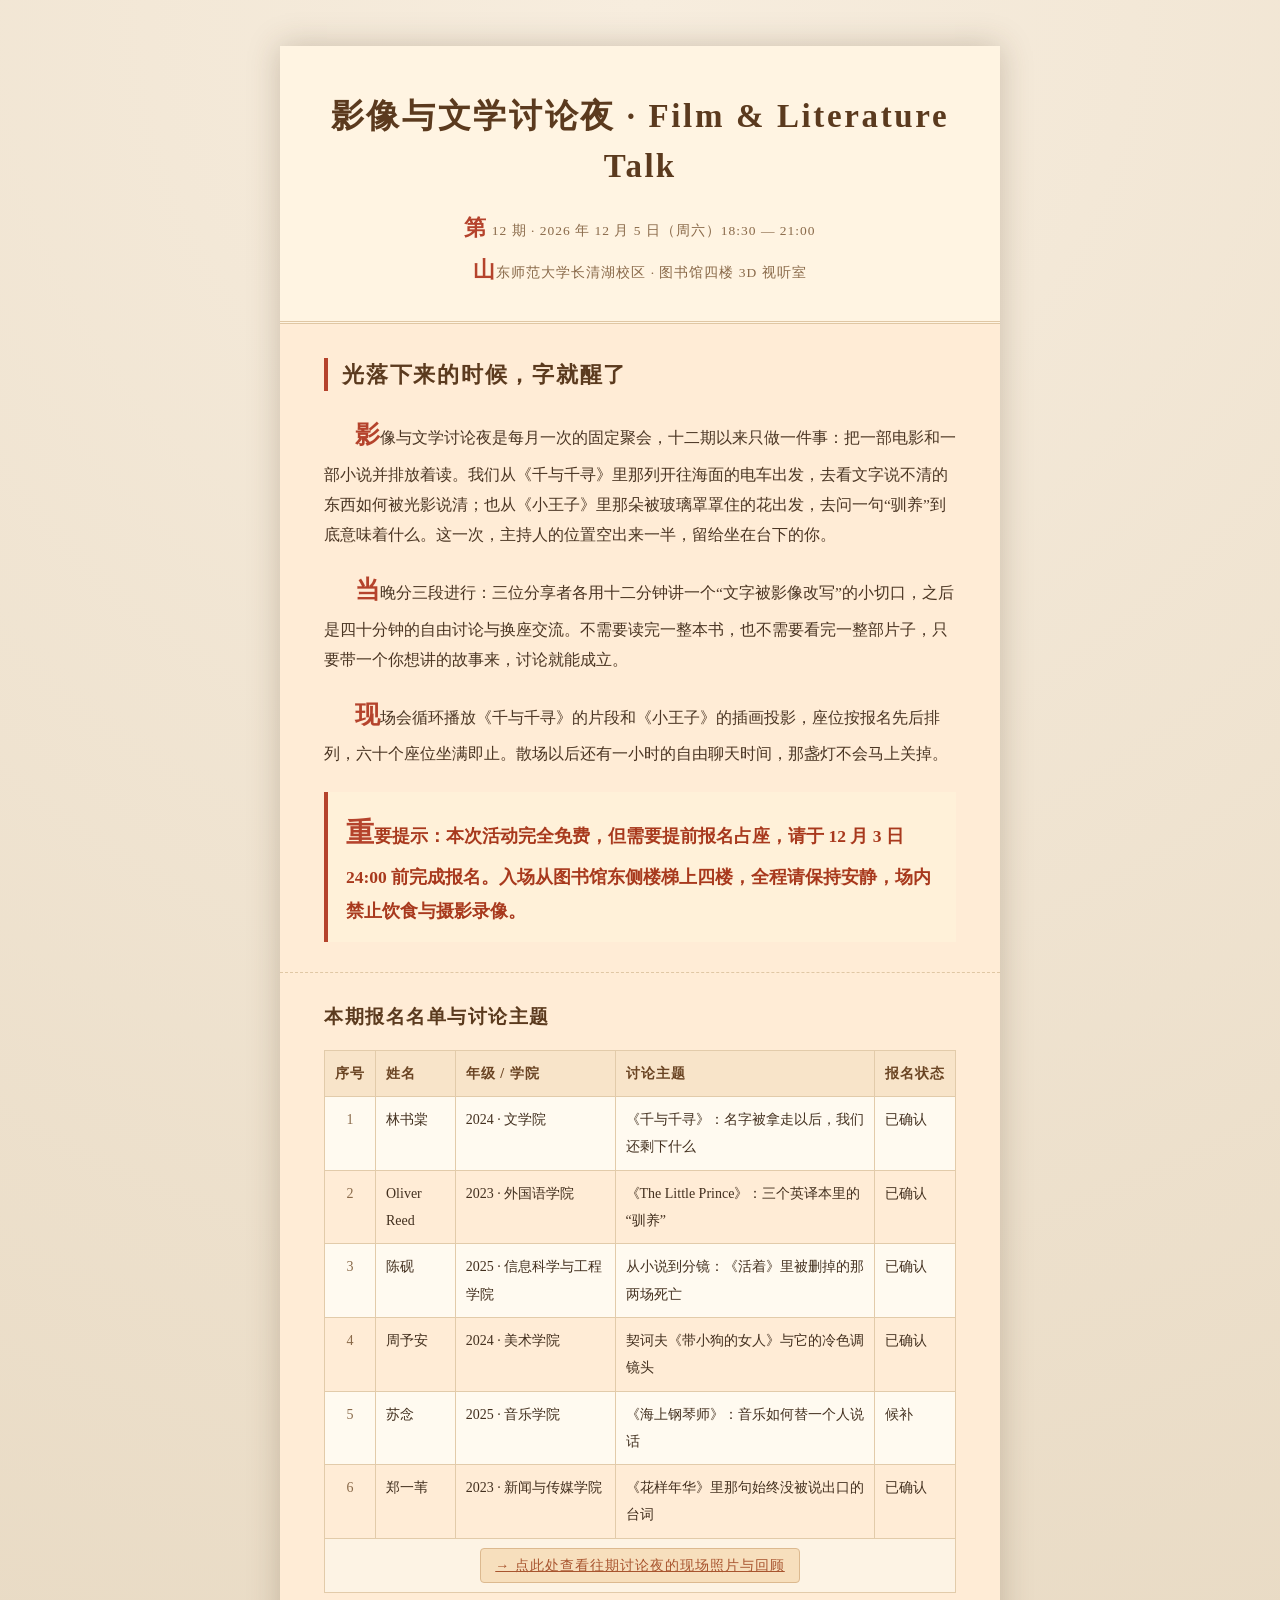
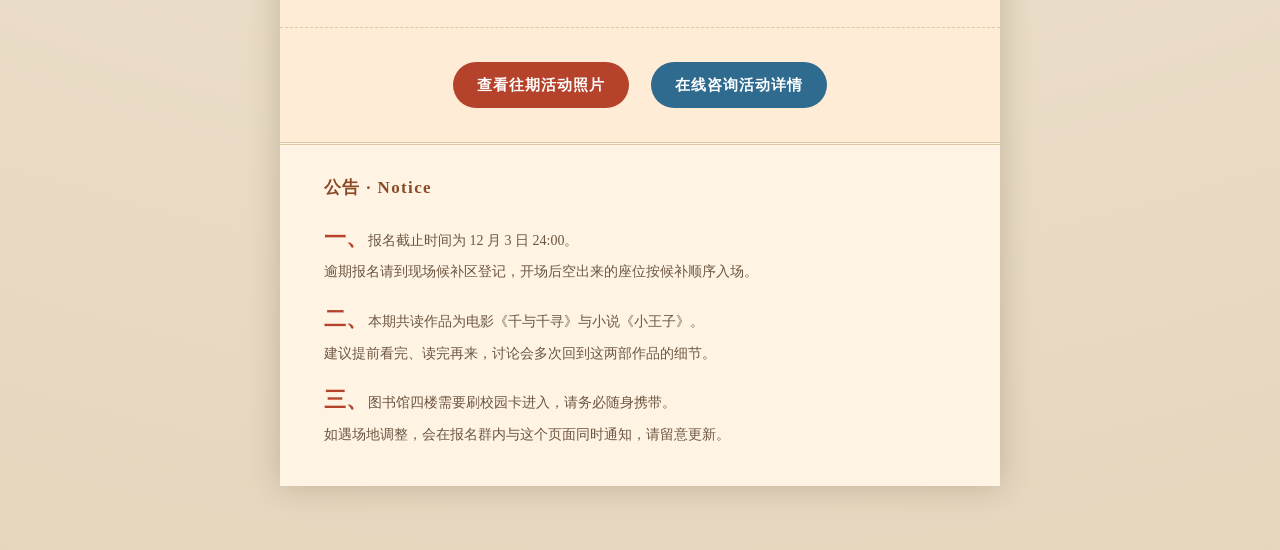
<file: xiao-0408-work3.html>
﻿<!DOCTYPE html>
<html lang="zh-CN">
<head>
<style>
/* =========================================================
   0. 页面基础（不是 .page 的部分，可以自由写）
   ========================================================= */
body {
  margin: 0;
  padding: 46px 16px 64px;
  background-color: #e9dcc8;
  background-image: radial-gradient(circle at 50% 0, #f7edde 0, #e5d6be 100%);
  color: #43301f;
  font-family: Georgia, "Songti SC", "SimSun", "Microsoft YaHei", serif;
  font-size: 16px;
  line-height: 1.95;
  text-align: center;
}

/* =========================================================
   1. 老师指定的 .page 样式
   只有 background-color 的值换成了学号末位 8 要求的晨光杏色 #FFECD6
   ========================================================= */
.page {
display: inline-block;
background-color: #FFECD6;
box-shadow: 0 0 30px rgba(80, 58, 35, 0.25);
text-align: left;
max-width: 720px;
}

/* =========================================================
   2. 并集选择器（必考）：h1, h2, h3, h4, h5, h6
   ========================================================= */
h1, h2, h3, h4, h5, h6 {
  font-family: Georgia, "Times New Roman", "Songti SC", SimSun, serif;
  color: #5b3a1e;
  line-height: 1.5;
  letter-spacing: 1px;
  margin: 0 0 14px;
}

/* =========================================================
   3. ①顶部标题区
   ========================================================= */
.top {
  padding: 46px 44px 30px;
  text-align: center;
  background-color: #fff4e2;
  border-bottom: 3px double #e0c7a4;
}
.top h1 {
  font-size: 33px;
  font-weight: 700;
  letter-spacing: 2px;
  margin: 0 0 16px;
}
.top p {
  margin: 0;
  font-size: 13.5px;
  color: #8a6a4a;
  letter-spacing: 1px;
  text-indent: 0;
}

/* =========================================================
   4. ②活动介绍区
   ========================================================= */
.intro {
  padding: 34px 44px 30px;
}
.intro h2 {
  font-size: 22px;
  padding-left: 14px;
  border-left: 4px solid #b5432c;
  margin: 0 0 20px;
}
.intro p {
  margin: 0 0 16px;
  font-size: 15.5px;
  color: #4a3523;
  text-indent: 2em;
}

/* ID 选择器（必考）：p#intro 作出强调 —— 放大 + 加粗 + 特殊颜色 */
p#intro {
  font-size: 17.5px;
  font-weight: 700;
  color: #a8391d;
  background-color: #fff1d9;
  border-left: 4px solid #b5432c;
  padding: 14px 18px;
  margin: 22px 0 0;
  text-indent: 0;
}

/* =========================================================
   5. ③活动报名信息表格区
   ========================================================= */
.signup {
  padding: 30px 44px 34px;
  border-top: 1px dashed #e0c7a4;
}
.signup h3 {
  font-size: 19px;
  margin: 0 0 18px;
}
table {
  width: 100%;
  border-collapse: collapse;
  font-size: 14px;
}
th, td {
  border: 1px solid #e2cbaa;
  padding: 9px 10px;
  text-align: left;
  vertical-align: top;
}
th {
  background-color: #f8e4c9;
  color: #6a4423;
  font-weight: 700;
  letter-spacing: 1px;
  white-space: nowrap;
}
tr:nth-child(even) td {
  background-color: #fffaf0;
}
td:first-child {
  text-align: center;
  color: #8a6a4a;
}
tr:last-child td {
  text-align: center;
  background-color: #fdf3e4;
}

/* 后代选择器（必考）：div table a —— 只有 div 里的 table 里有超链接才会触发 */
div table a {
  display: inline-block;
  padding: 3px 14px;
  background-color: #f7dfbd;
  border: 1px solid #dcb98f;
  border-radius: 4px;
  letter-spacing: 1px;
}

/* =========================================================
   6. ④页面链接区
   ========================================================= */
.linkbox {
  padding: 28px 44px;
  text-align: center;
  border-top: 1px dashed #e0c7a4;
}

/* 链接伪类（必考）：LVHA 顺序 */
a:link {
  color: #a8552f;
  text-decoration: underline;
}
a:visited {
  color: #8d7358;
}
a:hover {
  color: #d9541f;
  text-decoration: none;
}
a:active {
  color: #7f2f14;
}

/* 带类名的链接（必考）：a.red 与 a.blue，写在伪类之后才能盖住上面的颜色 */
a.red {
  display: inline-block;
  margin: 6px 8px;
  padding: 9px 24px;
  font-size: 14.5px;
  font-weight: 700;
  letter-spacing: 1px;
  color: #ffffff;
  background-color: #b5432c;
  border-radius: 999px;
  text-decoration: none;
}
a.blue {
  display: inline-block;
  margin: 6px 8px;
  padding: 9px 24px;
  font-size: 14.5px;
  font-weight: 700;
  letter-spacing: 1px;
  color: #ffffff;
  background-color: #2f6b8f;
  border-radius: 999px;
  text-decoration: none;
}
a.red:hover {
  color: #ffffff;
  background-color: #9c3721;
  text-decoration: none;
}
a.blue:hover {
  color: #ffffff;
  background-color: #275a78;
  text-decoration: none;
}

/* =========================================================
   7. ⑤底部公告区
   ========================================================= */
.notice {
  padding: 30px 44px 38px;
  background-color: #fff4e4;
  border-top: 3px double #e0c7a4;
}
.notice h4 {
  font-size: 17px;
  letter-spacing: 2px;
  color: #8a4a26;
  margin: 0 0 16px;
}
.notice p {
  margin: 0 0 12px;
  font-size: 14px;
  color: #6d5641;
  line-height: 1.9;
  text-indent: 0;
}
.notice p:last-child {
  margin-bottom: 0;
}

/* =========================================================
   8. 伪元素（必考）：p::first-letter 与 div::first-line
   ========================================================= */
p::first-letter {
  font-size: 1.6em;
  font-weight: 700;
  color: #b5432c;
}
div::first-line {
  letter-spacing: 0.08em;
}

/* =========================================================
   9. 小屏幕适配
   ========================================================= */
@media (max-width: 720px) {
  body {
    padding: 20px 10px 40px;
  }
  .top, .intro, .signup, .linkbox, .notice {
    padding-left: 22px;
    padding-right: 22px;
  }
  .top {
    padding-top: 32px;
  }
  .top h1 {
    font-size: 24px;
  }
  table {
    font-size: 13px;
  }
  th, td {
    padding: 7px 8px;
  }
}
</style>
</head>

<body>

<div class="page">

  <!-- ================= ① 顶部标题区 ================= -->
  <div class="top">
    <h1>影像与文学讨论夜 · Film &amp; Literature Talk</h1>
    <p>第 12 期 · 2026 年 12 月 5 日（周六）18:30 — 21:00</p>
    <p>山东师范大学长清湖校区 · 图书馆四楼 3D 视听室</p>
  </div>

  <!-- ================= ② 活动介绍区 ================= -->
  <div class="intro">
    <h2 id="intro">光落下来的时候，字就醒了</h2>
    <p>
      影像与文学讨论夜是每月一次的固定聚会，十二期以来只做一件事：把一部电影和一部小说并排放着读。我们从《千与千寻》里那列开往海面的电车出发，去看文字说不清的东西如何被光影说清；也从《小王子》里那朵被玻璃罩罩住的花出发，去问一句“驯养”到底意味着什么。这一次，主持人的位置空出来一半，留给坐在台下的你。
    </p>
    <p>
      当晚分三段进行：三位分享者各用十二分钟讲一个“文字被影像改写”的小切口，之后是四十分钟的自由讨论与换座交流。不需要读完一整本书，也不需要看完一整部片子，只要带一个你想讲的故事来，讨论就能成立。
    </p>
    <p>
      现场会循环播放《千与千寻》的片段和《小王子》的插画投影，座位按报名先后排列，六十个座位坐满即止。散场以后还有一小时的自由聊天时间，那盏灯不会马上关掉。
    </p>
    <p id="intro">
      重要提示：本次活动完全免费，但需要提前报名占座，请于 12 月 3 日 24:00 前完成报名。入场从图书馆东侧楼梯上四楼，全程请保持安静，场内禁止饮食与摄影录像。
    </p>
  </div>

  <!-- ================= ③ 活动报名信息表格区 ================= -->
  <div class="signup">
    <h3>本期报名名单与讨论主题</h3>
    <table>
      <tr>
        <th>序号</th>
        <th>姓名</th>
        <th>年级 / 学院</th>
        <th>讨论主题</th>
        <th>报名状态</th>
      </tr>
      <tr>
        <td>1</td>
        <td>林书棠</td>
        <td>2024 · 文学院</td>
        <td>《千与千寻》：名字被拿走以后，我们还剩下什么</td>
        <td>已确认</td>
      </tr>
      <tr>
        <td>2</td>
        <td>Oliver Reed</td>
        <td>2023 · 外国语学院</td>
        <td>《The Little Prince》：三个英译本里的“驯养”</td>
        <td>已确认</td>
      </tr>
      <tr>
        <td>3</td>
        <td>陈砚</td>
        <td>2025 · 信息科学与工程学院</td>
        <td>从小说到分镜：《活着》里被删掉的那两场死亡</td>
        <td>已确认</td>
      </tr>
      <tr>
        <td>4</td>
        <td>周予安</td>
        <td>2024 · 美术学院</td>
        <td>契诃夫《带小狗的女人》与它的冷色调镜头</td>
        <td>已确认</td>
      </tr>
      <tr>
        <td>5</td>
        <td>苏念</td>
        <td>2025 · 音乐学院</td>
        <td>《海上钢琴师》：音乐如何替一个人说话</td>
        <td>候补</td>
      </tr>
      <tr>
        <td>6</td>
        <td>郑一苇</td>
        <td>2023 · 新闻与传媒学院</td>
        <td>《花样年华》里那句始终没被说出口的台词</td>
        <td>已确认</td>
      </tr>
      <tr>
        <td colspan="5">
          <a href="https://hongchenwusdnu.github.io/bookstore/job4.html">→ 点此处查看往期讨论夜的现场照片与回顾</a>
        </td>
      </tr>
    </table>
  </div>

  <!-- ================= ④ 页面链接区 ================= -->
  <div class="linkbox">
    <div>
      <a class="red" href="https://hongchenwusdnu.github.io/bookstore/job4.html">查看往期活动照片</a>
      <a class="blue" href="https://nxn-bit.github.io/my_work_one/xiao-0408-work2.html">在线咨询活动详情</a>
    </div>
  </div>

  <!-- ================= ⑤ 底部公告区 ================= -->
  <div class="notice">
    <h4>公告 · Notice</h4>
    <p>
      一、报名截止时间为 12 月 3 日 24:00。<br>
      逾期报名请到现场候补区登记，开场后空出来的座位按候补顺序入场。
    </p>
    <p>
      二、本期共读作品为电影《千与千寻》与小说《小王子》。<br>
      建议提前看完、读完再来，讨论会多次回到这两部作品的细节。
    </p>
    <p>
      三、图书馆四楼需要刷校园卡进入，请务必随身携带。<br>
      如遇场地调整，会在报名群内与这个页面同时通知，请留意更新。
    </p>
  </div>

</div>

</body>
</html>
</file>
